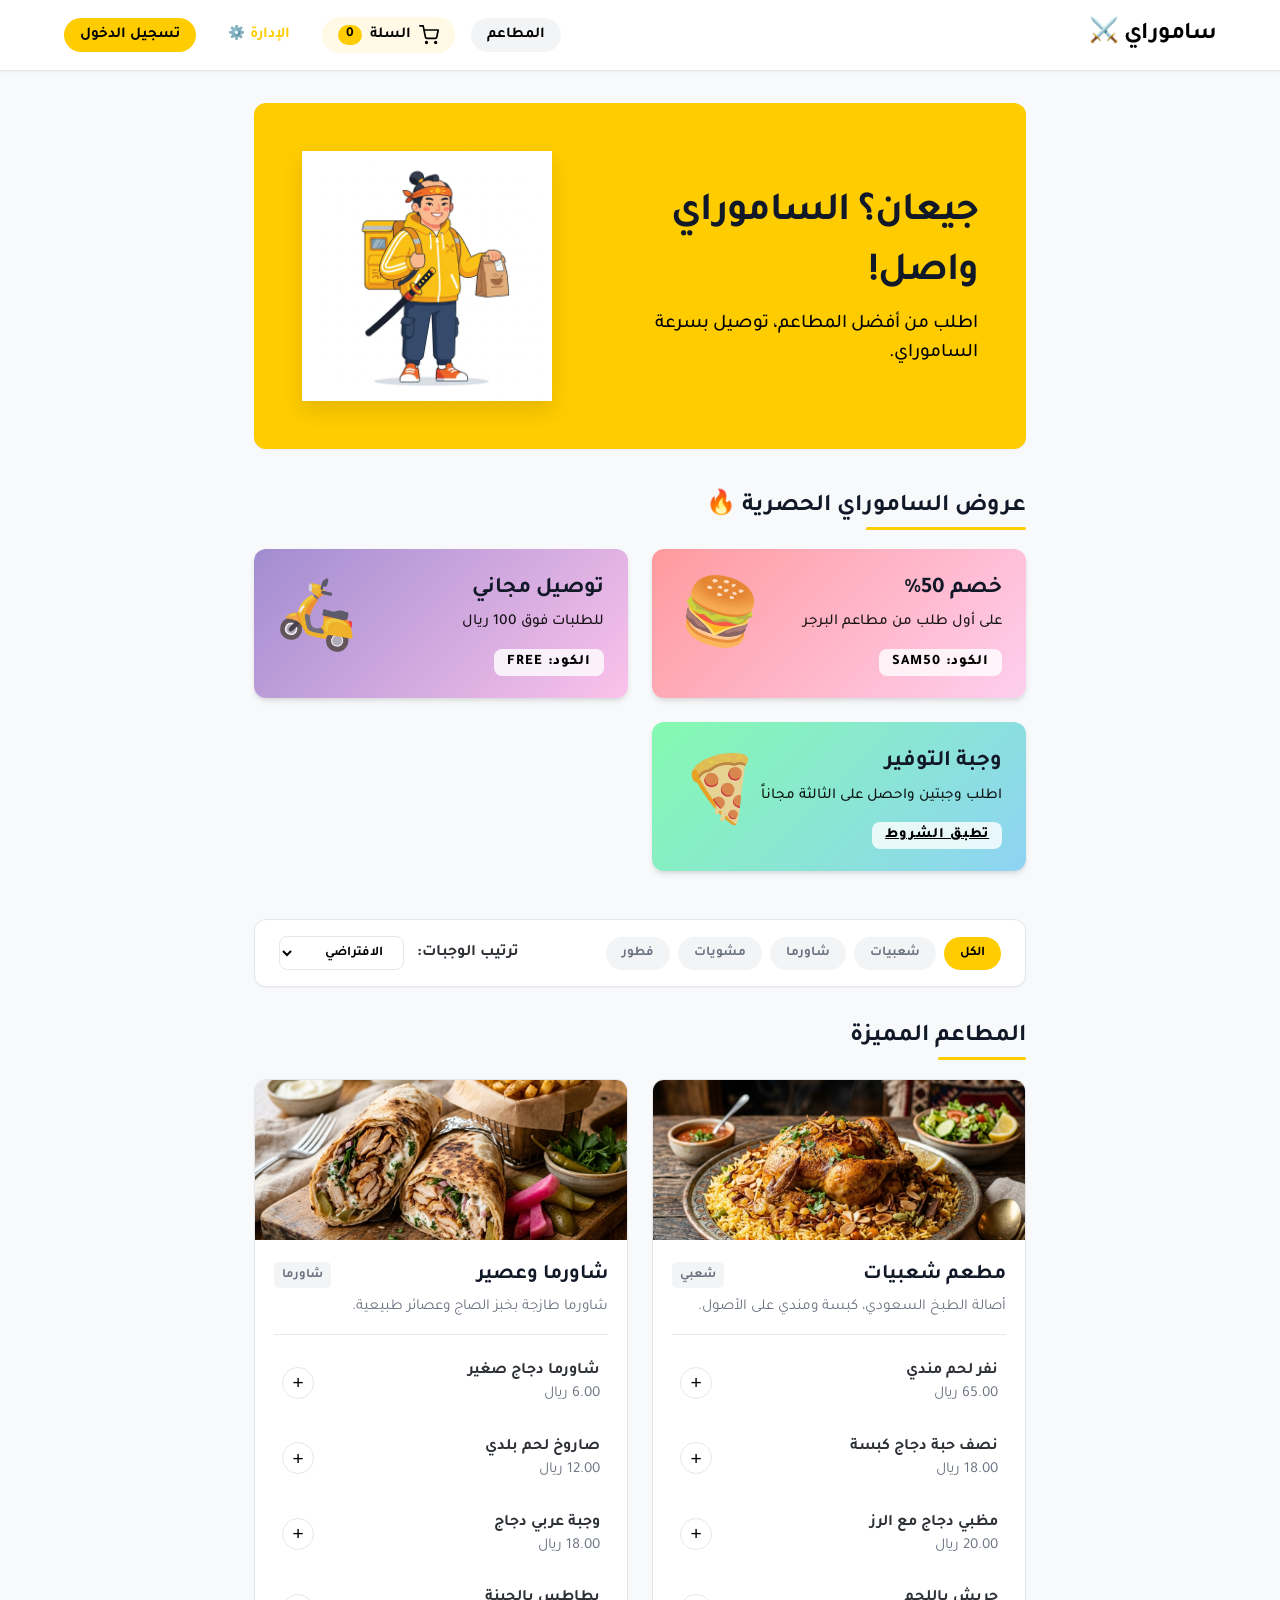
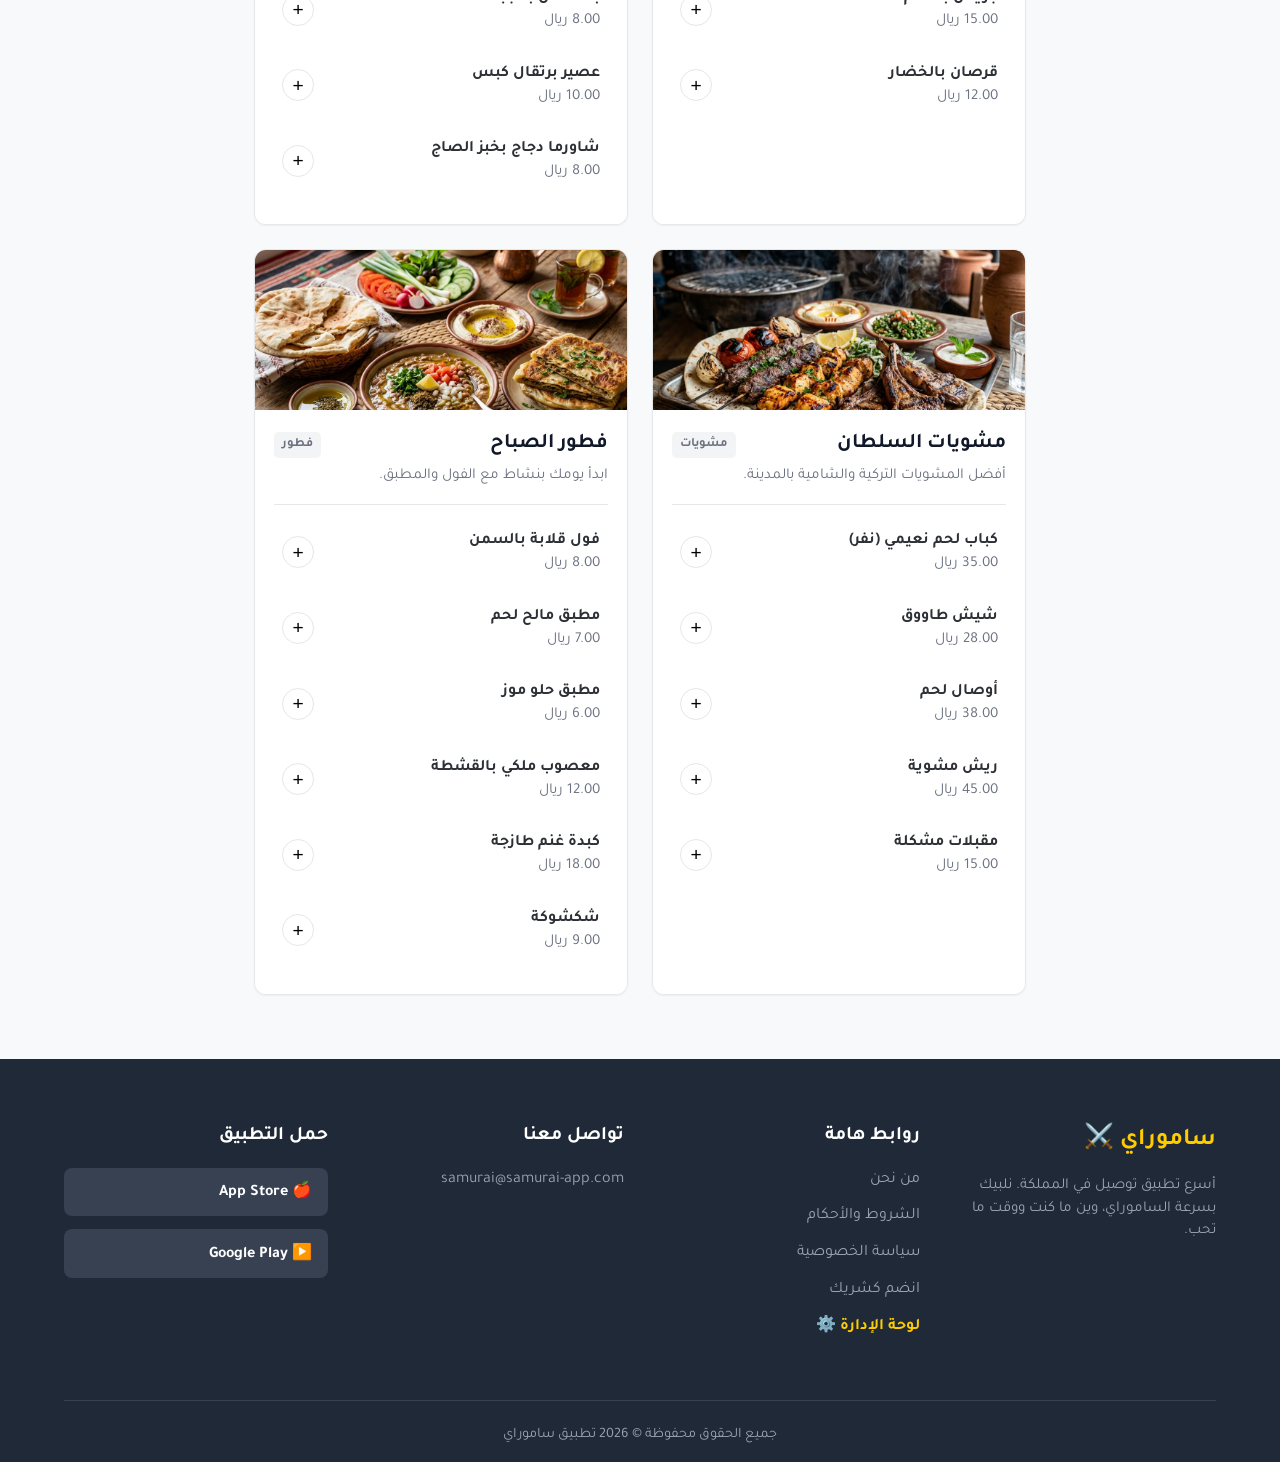
<file: index.html>
<!DOCTYPE html>
<html lang="ar" dir="rtl">
<head>
    <meta charset="UTF-8">
    <meta name="viewport" content="width=device-width, initial-scale=1.0">
    <title>ساموراي - أسرع توصيل</title>
    <link rel="stylesheet" href="style.css">
    <link href="https://fonts.googleapis.com/css2?family=Tajawal:wght@400;500;700;800&display=swap" rel="stylesheet">
</head>
<body>
    <header class="main-header fade-in">
        <div class="container header-container">
            <div class="logo">
                <a href="index.html" style="text-decoration: none; color: inherit;">
                    <h1>ساموراي <span class="icon">⚔️</span></h1>
                </a>
            </div>
            <nav class="main-nav">
                <button id="nav-menu" class="nav-btn active">المطاعم</button>
                <button id="nav-profile" class="nav-btn hidden">حسابي</button>
                <button id="nav-cart" class="nav-btn cart-btn">
                    <svg xmlns="http://www.w3.org/2000/svg" width="20" height="20" viewBox="0 0 24 24" fill="none" stroke="currentColor" stroke-width="2" stroke-linecap="round" stroke-linejoin="round"><circle cx="9" cy="21" r="1"></circle><circle cx="20" cy="21" r="1"></circle><path d="M1 1h4l2.68 13.39a2 2 0 0 0 2 1.61h9.72a2 2 0 0 0 2-1.61L23 6H6"></path></svg>
                    السلة <span id="cart-count" class="badge">0</span>
                </button>
                <a href="admin.html" id="nav-admin" class="nav-btn" style="text-decoration: none; display: flex; align-items: center; gap: 5px; color: var(--primary-color);">
                    الإدارة <span style="font-size: 0.9em;">⚙️</span>
                </a>
                <button id="nav-login" class="nav-btn primary pulse">تسجيل الدخول</button>
                <button id="nav-logout" class="nav-btn hidden">تسجيل الخروج</button>
            </nav>
        </div>
    </header>

    <main class="main-content container fade-in-up">
        <!-- Restaurants Section -->
        <section id="section-menu" class="view-section active">
            <div class="hero">
                <div class="hero-content">
                    <h2>جيعان؟ الساموراي واصل!</h2>
                    <p>اطلب من أفضل المطاعم، توصيل بسرعة الساموراي.</p>
                </div>
                <div class="hero-mascot-container">
                    <img src="mascot.png" alt="ساموراي التوصيل" class="hero-mascot floating">
                </div>
            </div>

            <!-- Promotions Section -->
            <div class="promotions-section">
                <h3 class="section-title">عروض الساموراي الحصرية 🔥</h3>
                <div class="promo-grid">
                    <div class="promo-card" style="background: linear-gradient(135deg, #FF9A9E 0%, #FECFEF 100%);">
                        <div class="promo-content">
                            <h4>خصم 50%</h4>
                            <p>على أول طلب من مطاعم البرجر</p>
                            <span class="promo-code" onclick="copyPromoCode(this, 'SAM50')" style="cursor: pointer;" title="اضغط للنسخ">الكود: SAM50</span>
                        </div>
                        <div class="promo-icon">🍔</div>
                    </div>
                    <div class="promo-card" style="background: linear-gradient(135deg, #a18cd1 0%, #fbc2eb 100%);">
                        <div class="promo-content">
                            <h4>توصيل مجاني</h4>
                            <p>للطلبات فوق 100 ريال</p>
                            <span class="promo-code" onclick="copyPromoCode(this, 'FREE')" style="cursor: pointer;" title="اضغط للنسخ">الكود: FREE</span>
                        </div>
                        <div class="promo-icon">🛵</div>
                    </div>
                    <div class="promo-card" style="background: linear-gradient(135deg, #84fab0 0%, #8fd3f4 100%);">
                        <div class="promo-content">
                            <h4>وجبة التوفير</h4>
                            <p>اطلب وجبتين واحصل على الثالثة مجاناً</p>
                            <span class="promo-code"><a href="terms.html" style="color: inherit; text-decoration: underline;">تطبق الشروط</a></span>
                        </div>
                        <div class="promo-icon">🍕</div>
                    </div>
                </div>
            </div>

            <!-- Controls: Filter & Sort -->
            <div class="controls-bar">
                <div class="filter-group">
                    <button class="filter-btn active" data-category="all">الكل</button>
                    <button class="filter-btn" data-category="شعبي">شعبيات</button>
                    <button class="filter-btn" data-category="شاورما">شاورما</button>
                    <button class="filter-btn" data-category="مشويات">مشويات</button>
                    <button class="filter-btn" data-category="فطور">فطور</button>
                </div>
                <div class="sort-group">
                    <label for="sort-select">ترتيب الوجبات:</label>
                    <select id="sort-select" class="sort-select">
                        <option value="default">الافتراضي</option>
                        <option value="price-asc">الأقل سعراً</option>
                        <option value="price-desc">الأعلى سعراً</option>
                    </select>
                </div>
            </div>

            <h3 class="section-title">المطاعم المميزة</h3>
            <div id="restaurant-grid" class="grid-container">
                <!-- Restaurants populated here via JS -->
            </div>
        </section>

        <!-- Profile Section -->
        <section id="section-profile" class="view-section hidden">
            <h2 class="section-title">حسابي الشخصي</h2>
            <div class="profile-card card">
                <div class="profile-info">
                    <div class="avatar spinning-hover">
                        <svg xmlns="http://www.w3.org/2000/svg" width="32" height="32" viewBox="0 0 24 24" fill="none" stroke="currentColor" stroke-width="2" stroke-linecap="round" stroke-linejoin="round"><path d="M20 21v-2a4 4 0 0 0-4-4H8a4 4 0 0 0-4 4v2"></path><circle cx="12" cy="7" r="4"></circle></svg>
                    </div>
                    <div>
                        <p class="profile-name" id="profile-name">الاسم</p>
                        <p class="profile-email" id="profile-email">email@example.com</p>
                    </div>
                </div>
            </div>
            <h3 class="subsection-title">سجل الطلبات</h3>
            <div id="order-history" class="history-list">
                <!-- Orders populated here -->
            </div>
        </section>
    </main>

    <!-- Footer -->
    <footer class="main-footer">
        <div class="container footer-container">
            <div class="footer-grid">
                <div class="footer-col">
                    <h3 class="footer-title">ساموراي ⚔️</h3>
                    <p class="footer-desc">أسرع تطبيق توصيل في المملكة. نلبيك بسرعة الساموراي، وين ما كنت ووقت ما تحب.</p>
                </div>
                <div class="footer-col">
                    <h4 class="footer-subtitle">روابط هامة</h4>
                    <ul class="footer-links">
                        <li><a href="about.html">من نحن</a></li>
                        <li><a href="terms.html">الشروط والأحكام</a></li>
                        <li><a href="privacy.html">سياسة الخصوصية</a></li>
                        <li><a href="partner.html">انضم كشريك</a></li>
                        <li><a href="admin.html" style="color: var(--primary-color); font-weight: bold;">لوحة الإدارة ⚙️</a></li>
                    </ul>
                </div>
                <div class="footer-col">
                    <h4 class="footer-subtitle">تواصل معنا</h4>
                    <ul class="footer-links">
                        <li><a href="mailto:samurai@samurai-app.com">samurai@samurai-app.com</a></li>
                    </ul>
                </div>
                <div class="footer-col">
                    <h4 class="footer-subtitle">حمل التطبيق</h4>
                    <div class="app-buttons">
                        <button class="app-btn" onclick="window.open('https://apple.com/app-store', '_blank')">🍎 App Store</button>
                        <button class="app-btn" onclick="window.open('https://play.google.com', '_blank')">▶️ Google Play</button>
                    </div>
                </div>
            </div>
            <div class="footer-bottom">
                <p>جميع الحقوق محفوظة © 2026 تطبيق ساموراي</p>
            </div>
        </div>
    </footer>

    <!-- Auth Modal -->
    <div id="auth-modal" class="modal hidden">
        <div class="modal-content card bounce-in">
            <span class="close-btn" id="close-auth">&times;</span>
            <div class="auth-tabs">
                <button id="tab-login" class="auth-tab active">تسجيل الدخول</button>
                <button id="tab-signup" class="auth-tab">حساب جديد</button>
            </div>
            
            <form id="auth-form" class="standard-form">
                <div id="name-group" class="form-group hidden">
                    <label for="auth-name">الاسم الكامل</label>
                    <input type="text" id="auth-name" placeholder="الساموراي الأخير">
                </div>
                <div class="form-group">
                    <label for="auth-email">البريد الإلكتروني</label>
                    <input type="email" id="auth-email" required placeholder="name@example.com">
                </div>
                <div class="form-group">
                    <label for="auth-password">كلمة المرور</label>
                    <input type="password" id="auth-password" required placeholder="••••••••">
                </div>
                <div id="auth-error" class="error-text"></div>
                <button type="submit" id="auth-submit" class="btn primary full-width pulse-on-hover">دخول</button>
            </form>
        </div>
    </div>

    <!-- Cart Modal -->
    <div id="cart-modal" class="modal hidden">
        <div class="modal-content card bounce-in">
            <span class="close-btn" id="close-cart">&times;</span>
            <h2 class="modal-title">سيفك.. أقصد سلتك!</h2>
            <div id="cart-items" class="cart-list">
                <!-- Cart items populated here -->
            </div>
            <div class="cart-footer">
                <div class="cart-total">المجموع: <span id="cart-total-price" dir="ltr">0.00</span> ريال</div>
                <button id="btn-checkout" class="btn primary full-width pulse-on-hover">إتمام الطلب</button>
            </div>
        </div>
    </div>

    <!-- Checkout Modal -->
    <div id="checkout-modal" class="modal hidden">
        <div class="modal-content card bounce-in">
            <span class="close-btn" id="close-checkout">&times;</span>
            <h2 class="modal-title">إتمام الطلب</h2>
            <form id="checkout-form" class="standard-form">
                <div class="form-group">
                    <label for="checkout-address">عنوان التوصيل</label>
                    <input type="text" id="checkout-address" required placeholder="الرياض, شارع العليا">
                </div>
                <div class="form-group">
                    <label for="checkout-payment">طريقة الدفع</label>
                    <select id="checkout-payment" required>
                        <option value="credit">البطاقة الائتمانية / مدى</option>
                        <option value="cash">الدفع عند الاستلام</option>
                    </select>
                </div>
                <div class="form-group">
                    <label for="checkout-promo">كود الخصم (اختياري)</label>
                    <div style="display: flex; gap: 10px;">
                        <input type="text" id="checkout-promo" placeholder="مثال: SAM50" style="flex: 1;">
                        <button type="button" id="btn-apply-promo" class="btn" style="background: var(--secondary-color); color: white; padding: 0.5rem 1rem;">تطبيق</button>
                    </div>
                    <div id="promo-message" style="margin-top: 5px; font-size: 0.9rem;"></div>
                </div>
                <div class="checkout-summary" style="background: #f9f9f9; padding: 10px; border-radius: 8px; margin-bottom: 15px;">
                    <div style="display: flex; justify-content: space-between; margin-bottom: 5px;">
                        <span>المجموع:</span>
                        <span><span id="checkout-subtotal">0.00</span> ريال</span>
                    </div>
                    <div style="display: flex; justify-content: space-between; margin-bottom: 5px; color: #10b981;">
                        <span>الخصم:</span>
                        <span>- <span id="checkout-discount">0.00</span> ريال</span>
                    </div>
                    <div style="display: flex; justify-content: space-between; font-weight: bold; border-top: 1px solid #ddd; padding-top: 5px;">
                        <span>الإجمالي:</span>
                        <span><span id="checkout-final-total">0.00</span> ريال</span>
                    </div>
                </div>
                <div id="checkout-error" class="error-text"></div>
                <button type="submit" class="btn primary full-width confirm pulse-on-hover">تأكيد الطلب</button>
            </form>
        </div>
    </div>

    <script type="module" src="script.js"></script>
</body>
</html>
</file>
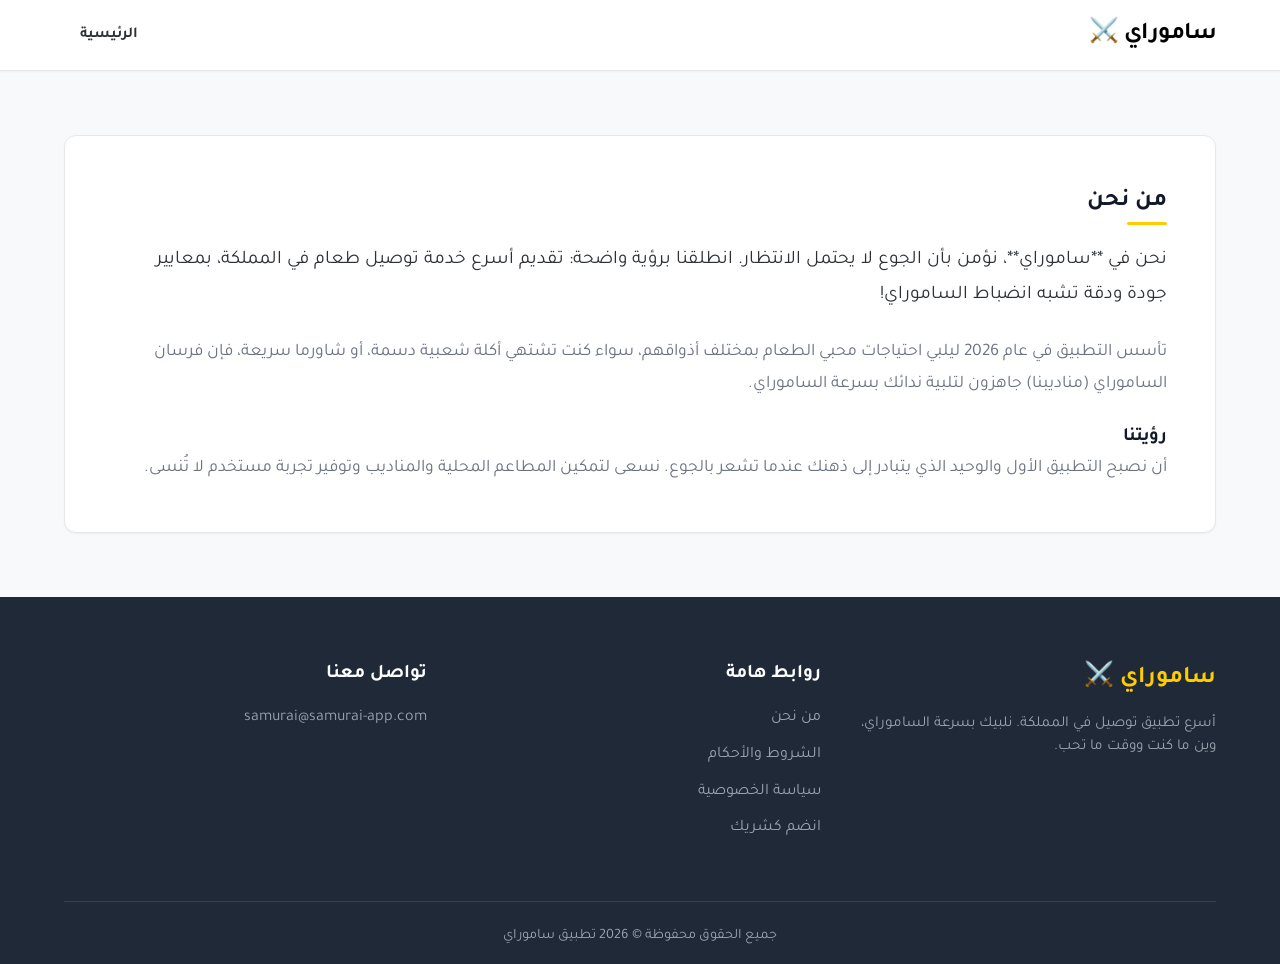
<file: about.html>
<!DOCTYPE html>
<html lang="ar" dir="rtl">
<head>
    <meta charset="UTF-8">
    <meta name="viewport" content="width=device-width, initial-scale=1.0">
    <title>من نحن - ساموراي</title>
    <link rel="stylesheet" href="style.css">
    <link href="https://fonts.googleapis.com/css2?family=Tajawal:wght@400;500;700;800&display=swap" rel="stylesheet">
</head>
<body>
    <header class="main-header fade-in">
        <div class="container header-container">
            <div class="logo">
                <a href="index.html" style="text-decoration: none; color: inherit;">
                    <h1>ساموراي <span class="icon">⚔️</span></h1>
                </a>
            </div>
            <nav class="main-nav">
                <a href="index.html" style="text-decoration: none;">
                    <button class="nav-btn">الرئيسية</button>
                </a>
            </nav>
        </div>
    </header>

    <main class="main-content container fade-in-up">
        <div class="card" style="padding: 3rem; margin-top: 2rem;">
            <h2 class="section-title">من نحن</h2>
            <p style="font-size: 1.2rem; line-height: 1.8; margin-bottom: 1.5rem;">
                نحن في **ساموراي**، نؤمن بأن الجوع لا يحتمل الانتظار. انطلقنا برؤية واضحة: تقديم أسرع خدمة توصيل طعام في المملكة، بمعايير جودة ودقة تشبه انضباط الساموراي!
            </p>
            <p style="font-size: 1.1rem; line-height: 1.8; color: var(--text-muted); margin-bottom: 1.5rem;">
                تأسس التطبيق في عام 2026 ليلبي احتياجات محبي الطعام بمختلف أذواقهم، سواء كنت تشتهي أكلة شعبية دسمة، أو شاورما سريعة، فإن فرسان الساموراي (مناديبنا) جاهزون لتلبية ندائك بسرعة الساموراي.
            </p>
            <h3>رؤيتنا</h3>
            <p style="font-size: 1.1rem; line-height: 1.8; color: var(--text-muted);">
                أن نصبح التطبيق الأول والوحيد الذي يتبادر إلى ذهنك عندما تشعر بالجوع. نسعى لتمكين المطاعم المحلية والمناديب وتوفير تجربة مستخدم لا تُنسى.
            </p>
        </div>
    </main>

    <!-- Footer -->
    <footer class="main-footer">
        <div class="container footer-container">
            <div class="footer-grid">
                <div class="footer-col">
                    <h3 class="footer-title">ساموراي ⚔️</h3>
                    <p class="footer-desc">أسرع تطبيق توصيل في المملكة. نلبيك بسرعة الساموراي، وين ما كنت ووقت ما تحب.</p>
                </div>
                <div class="footer-col">
                    <h4 class="footer-subtitle">روابط هامة</h4>
                    <ul class="footer-links">
                        <li><a href="about.html">من نحن</a></li>
                        <li><a href="terms.html">الشروط والأحكام</a></li>
                        <li><a href="privacy.html">سياسة الخصوصية</a></li>
                        <li><a href="partner.html">انضم كشريك</a></li>
                    </ul>
                </div>
                <div class="footer-col">
                    <h4 class="footer-subtitle">تواصل معنا</h4>
                    <ul class="footer-links">
                        <li><a href="mailto:samurai@samurai-app.com">samurai@samurai-app.com</a></li>
                    </ul>
                </div>
            </div>
            <div class="footer-bottom">
                <p>جميع الحقوق محفوظة © 2026 تطبيق ساموراي</p>
            </div>
        </div>
    </footer>
</body>
</html>
</file>
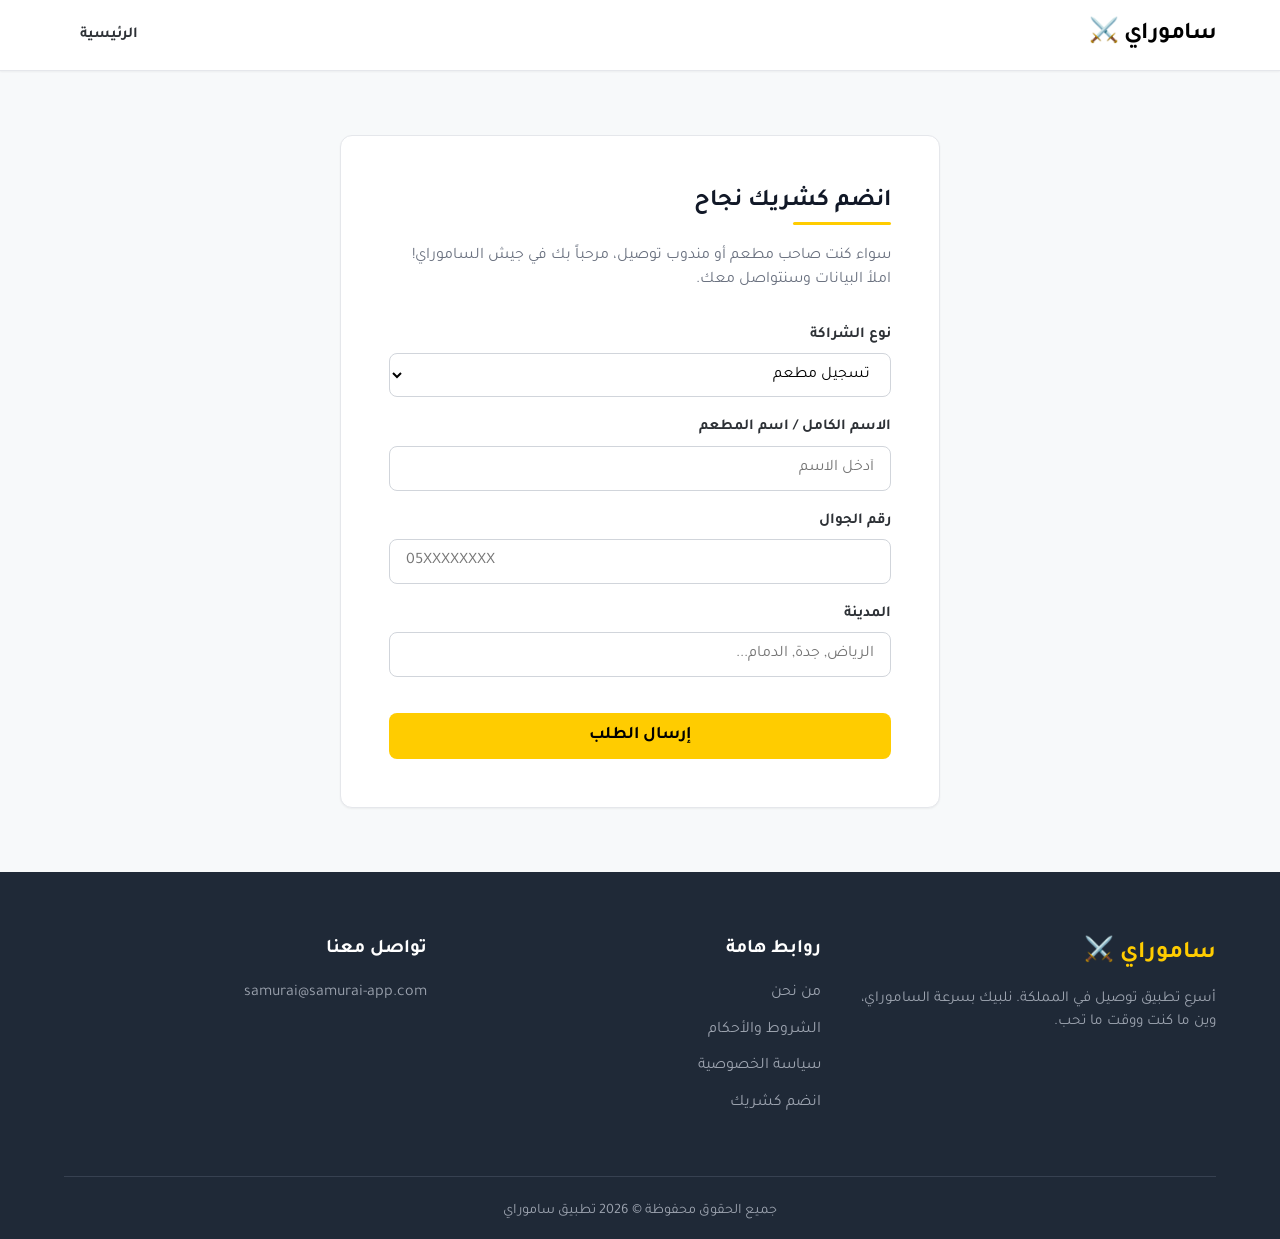
<file: partner.html>
<!DOCTYPE html>
<html lang="ar" dir="rtl">
<head>
    <meta charset="UTF-8">
    <meta name="viewport" content="width=device-width, initial-scale=1.0">
    <title>انضم كشريك - ساموراي</title>
    <link rel="stylesheet" href="style.css">
    <link href="https://fonts.googleapis.com/css2?family=Tajawal:wght@400;500;700;800&display=swap" rel="stylesheet">
</head>
<body>
    <header class="main-header fade-in">
        <div class="container header-container">
            <div class="logo">
                <a href="index.html" style="text-decoration: none; color: inherit;">
                    <h1>ساموراي <span class="icon">⚔️</span></h1>
                </a>
            </div>
            <nav class="main-nav">
                <a href="index.html" style="text-decoration: none;">
                    <button class="nav-btn">الرئيسية</button>
                </a>
            </nav>
        </div>
    </header>

    <main class="main-content container fade-in-up">
        <div class="card" style="padding: 3rem; margin-top: 2rem; max-width: 600px; margin-left: auto; margin-right: auto;">
            <h2 class="section-title">انضم كشريك نجاح</h2>
            <p style="color: var(--text-muted); margin-bottom: 2rem;">سواء كنت صاحب مطعم أو مندوب توصيل، مرحباً بك في جيش الساموراي! املأ البيانات وسنتواصل معك.</p>
            
            <form class="standard-form" onsubmit="event.preventDefault(); alert('تم إرسال طلبك بنجاح! سنتواصل معك قريباً.'); this.reset();">
                <div class="form-group">
                    <label>نوع الشراكة</label>
                    <select required>
                        <option value="restaurant">تسجيل مطعم</option>
                        <option value="driver">تسجيل كمندوب (ساموراي)</option>
                    </select>
                </div>
                <div class="form-group">
                    <label>الاسم الكامل / اسم المطعم</label>
                    <input type="text" required placeholder="أدخل الاسم">
                </div>
                <div class="form-group">
                    <label>رقم الجوال</label>
                    <input type="tel" required placeholder="05XXXXXXXX">
                </div>
                <div class="form-group">
                    <label>المدينة</label>
                    <input type="text" required placeholder="الرياض, جدة, الدمام...">
                </div>
                <button type="submit" class="btn primary full-width pulse-on-hover" style="margin-top: 1rem;">إرسال الطلب</button>
            </form>
        </div>
    </main>

    <!-- Footer -->
    <footer class="main-footer">
        <div class="container footer-container">
            <div class="footer-grid">
                <div class="footer-col">
                    <h3 class="footer-title">ساموراي ⚔️</h3>
                    <p class="footer-desc">أسرع تطبيق توصيل في المملكة. نلبيك بسرعة الساموراي، وين ما كنت ووقت ما تحب.</p>
                </div>
                <div class="footer-col">
                    <h4 class="footer-subtitle">روابط هامة</h4>
                    <ul class="footer-links">
                        <li><a href="about.html">من نحن</a></li>
                        <li><a href="terms.html">الشروط والأحكام</a></li>
                        <li><a href="privacy.html">سياسة الخصوصية</a></li>
                        <li><a href="partner.html">انضم كشريك</a></li>
                    </ul>
                </div>
                <div class="footer-col">
                    <h4 class="footer-subtitle">تواصل معنا</h4>
                    <ul class="footer-links">
                        <li><a href="mailto:samurai@samurai-app.com">samurai@samurai-app.com</a></li>
                    </ul>
                </div>
            </div>
            <div class="footer-bottom">
                <p>جميع الحقوق محفوظة © 2026 تطبيق ساموراي</p>
            </div>
        </div>
    </footer>
</body>
</html>
</file>
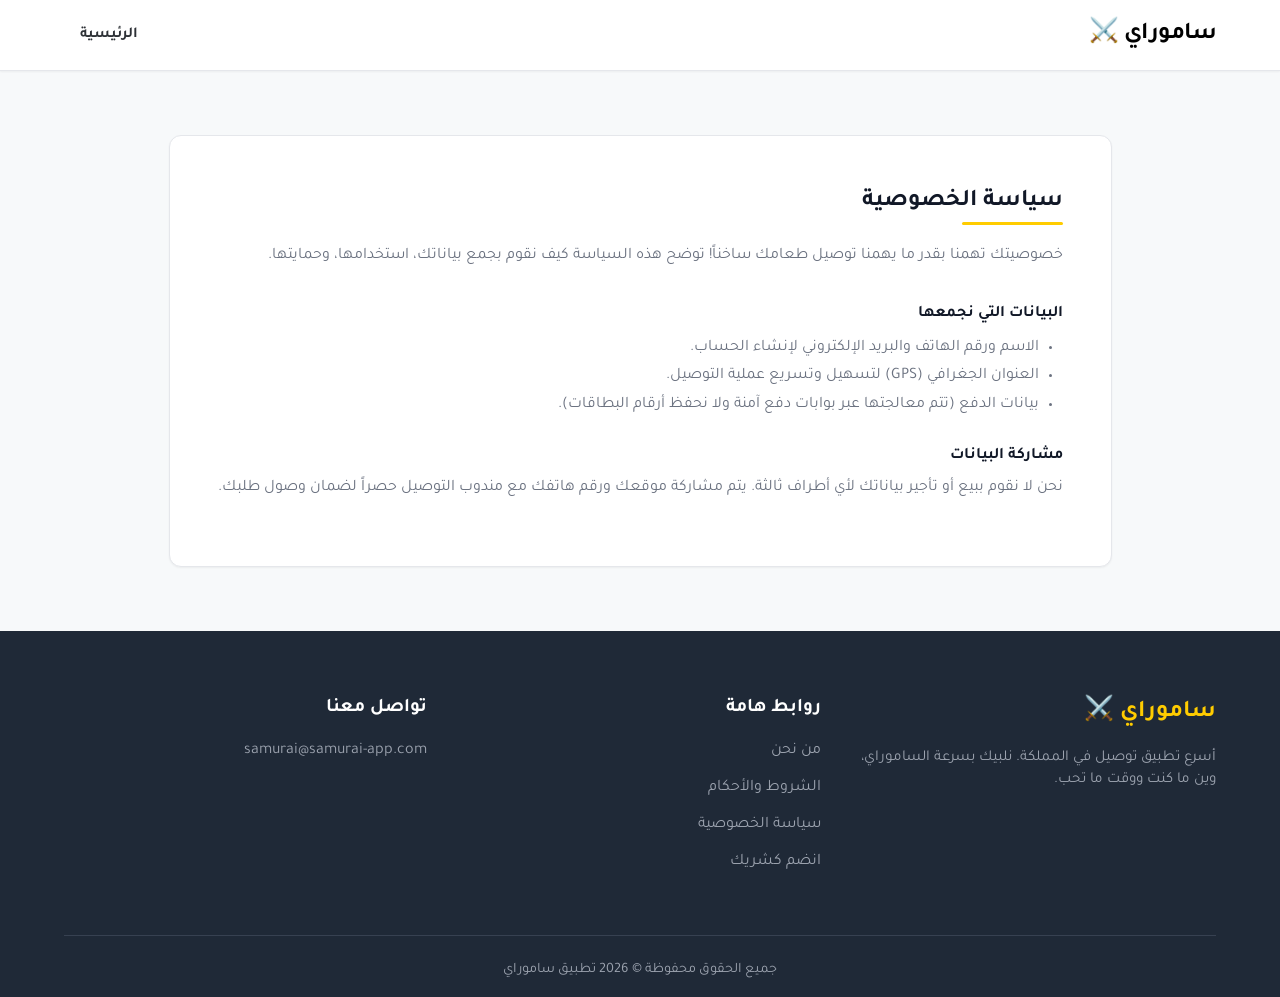
<file: privacy.html>
<!DOCTYPE html>
<html lang="ar" dir="rtl">
<head>
    <meta charset="UTF-8">
    <meta name="viewport" content="width=device-width, initial-scale=1.0">
    <title>سياسة الخصوصية - ساموراي</title>
    <link rel="stylesheet" href="style.css">
    <link href="https://fonts.googleapis.com/css2?family=Tajawal:wght@400;500;700;800&display=swap" rel="stylesheet">
</head>
<body>
    <header class="main-header fade-in">
        <div class="container header-container">
            <div class="logo">
                <a href="index.html" style="text-decoration: none; color: inherit;">
                    <h1>ساموراي <span class="icon">⚔️</span></h1>
                </a>
            </div>
            <nav class="main-nav">
                <a href="index.html" style="text-decoration: none;">
                    <button class="nav-btn">الرئيسية</button>
                </a>
            </nav>
        </div>
    </header>

    <main class="main-content container fade-in-up">
        <div class="card" style="padding: 3rem; margin-top: 2rem;">
            <h2 class="section-title">سياسة الخصوصية</h2>
            
            <p style="color: var(--text-muted); line-height: 1.6; margin-bottom: 2rem;">
                خصوصيتك تهمنا بقدر ما يهمنا توصيل طعامك ساخناً! توضح هذه السياسة كيف نقوم بجمع بياناتك، استخدامها، وحمايتها.
            </p>

            <h4 style="margin-bottom: 0.5rem;">البيانات التي نجمعها</h4>
            <ul style="color: var(--text-muted); line-height: 1.8; margin-right: 1.5rem; margin-bottom: 1.5rem;">
                <li>الاسم ورقم الهاتف والبريد الإلكتروني لإنشاء الحساب.</li>
                <li>العنوان الجغرافي (GPS) لتسهيل وتسريع عملية التوصيل.</li>
                <li>بيانات الدفع (تتم معالجتها عبر بوابات دفع آمنة ولا نحفظ أرقام البطاقات).</li>
            </ul>

            <h4 style="margin-bottom: 0.5rem;">مشاركة البيانات</h4>
            <p style="color: var(--text-muted); line-height: 1.6; margin-bottom: 1rem;">
                نحن لا نقوم ببيع أو تأجير بياناتك لأي أطراف ثالثة. يتم مشاركة موقعك ورقم هاتفك مع مندوب التوصيل حصراً لضمان وصول طلبك.
            </p>
        </div>
    </main>

    <!-- Footer -->
    <footer class="main-footer">
        <div class="container footer-container">
            <div class="footer-grid">
                <div class="footer-col">
                    <h3 class="footer-title">ساموراي ⚔️</h3>
                    <p class="footer-desc">أسرع تطبيق توصيل في المملكة. نلبيك بسرعة الساموراي، وين ما كنت ووقت ما تحب.</p>
                </div>
                <div class="footer-col">
                    <h4 class="footer-subtitle">روابط هامة</h4>
                    <ul class="footer-links">
                        <li><a href="about.html">من نحن</a></li>
                        <li><a href="terms.html">الشروط والأحكام</a></li>
                        <li><a href="privacy.html">سياسة الخصوصية</a></li>
                        <li><a href="partner.html">انضم كشريك</a></li>
                    </ul>
                </div>
                <div class="footer-col">
                    <h4 class="footer-subtitle">تواصل معنا</h4>
                    <ul class="footer-links">
                        <li><a href="mailto:samurai@samurai-app.com">samurai@samurai-app.com</a></li>
                    </ul>
                </div>
            </div>
            <div class="footer-bottom">
                <p>جميع الحقوق محفوظة © 2026 تطبيق ساموراي</p>
            </div>
        </div>
    </footer>
</body>
</html>
</file>
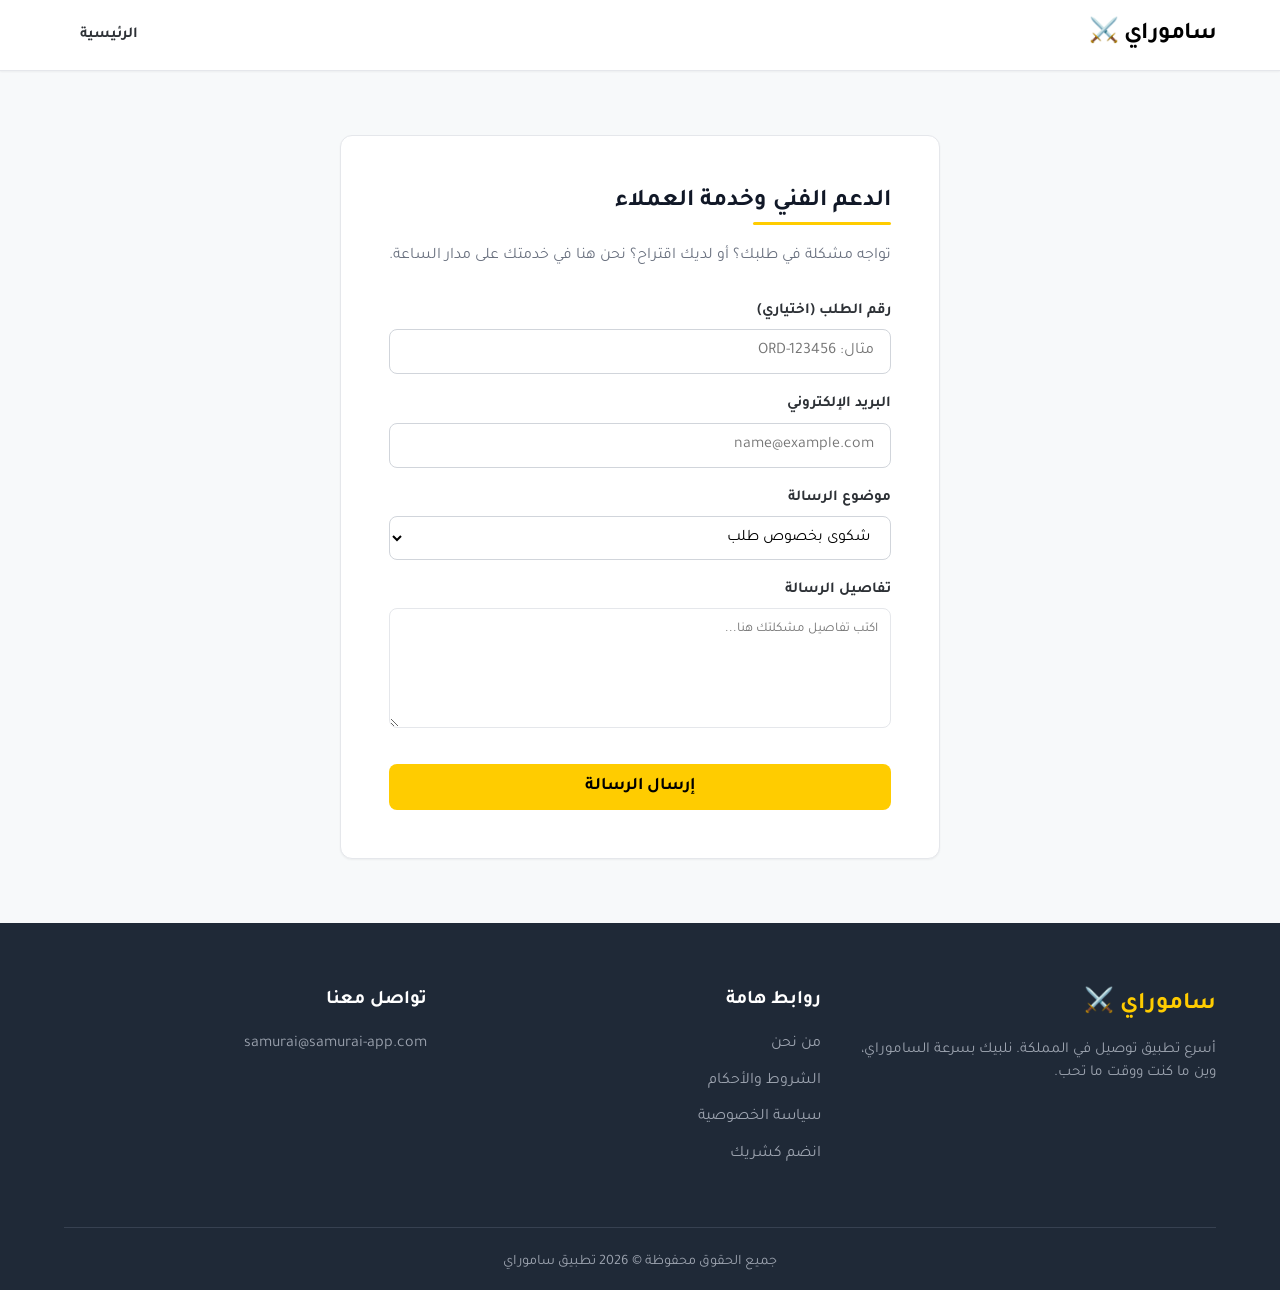
<file: support.html>
<!DOCTYPE html>
<html lang="ar" dir="rtl">
<head>
    <meta charset="UTF-8">
    <meta name="viewport" content="width=device-width, initial-scale=1.0">
    <title>الدعم الفني - ساموراي</title>
    <link rel="stylesheet" href="style.css">
    <link href="https://fonts.googleapis.com/css2?family=Tajawal:wght@400;500;700;800&display=swap" rel="stylesheet">
</head>
<body>
    <header class="main-header fade-in">
        <div class="container header-container">
            <div class="logo">
                <a href="index.html" style="text-decoration: none; color: inherit;">
                    <h1>ساموراي <span class="icon">⚔️</span></h1>
                </a>
            </div>
            <nav class="main-nav">
                <a href="index.html" style="text-decoration: none;">
                    <button class="nav-btn">الرئيسية</button>
                </a>
            </nav>
        </div>
    </header>

    <main class="main-content container fade-in-up">
        <div class="card" style="padding: 3rem; margin-top: 2rem; max-width: 600px; margin-left: auto; margin-right: auto;">
            <h2 class="section-title">الدعم الفني وخدمة العملاء</h2>
            <p style="color: var(--text-muted); margin-bottom: 2rem;">تواجه مشكلة في طلبك؟ أو لديك اقتراح؟ نحن هنا في خدمتك على مدار الساعة.</p>
            
            <form class="standard-form" onsubmit="event.preventDefault(); alert('تم إرسال رسالتك! سيقوم فريق الدعم بالتواصل معك قريباً.'); this.reset();">
                <div class="form-group">
                    <label>رقم الطلب (اختياري)</label>
                    <input type="text" placeholder="مثال: ORD-123456">
                </div>
                <div class="form-group">
                    <label>البريد الإلكتروني</label>
                    <input type="email" required placeholder="name@example.com">
                </div>
                <div class="form-group">
                    <label>موضوع الرسالة</label>
                    <select required>
                        <option value="complaint">شكوى بخصوص طلب</option>
                        <option value="suggestion">اقتراح لتطوير التطبيق</option>
                        <option value="other">استفسار عام</option>
                    </select>
                </div>
                <div class="form-group">
                    <label>تفاصيل الرسالة</label>
                    <textarea required placeholder="اكتب تفاصيل مشكلتك هنا..." style="height: 120px; font-family: inherit; padding: 0.75rem; border: 1px solid var(--border-color); border-radius: var(--radius-md); resize: vertical;"></textarea>
                </div>
                <button type="submit" class="btn primary full-width pulse-on-hover" style="margin-top: 1rem;">إرسال الرسالة</button>
            </form>
        </div>
    </main>

    <!-- Footer -->
    <footer class="main-footer">
        <div class="container footer-container">
            <div class="footer-grid">
                <div class="footer-col">
                    <h3 class="footer-title">ساموراي ⚔️</h3>
                    <p class="footer-desc">أسرع تطبيق توصيل في المملكة. نلبيك بسرعة الساموراي، وين ما كنت ووقت ما تحب.</p>
                </div>
                <div class="footer-col">
                    <h4 class="footer-subtitle">روابط هامة</h4>
                    <ul class="footer-links">
                        <li><a href="about.html">من نحن</a></li>
                        <li><a href="terms.html">الشروط والأحكام</a></li>
                        <li><a href="privacy.html">سياسة الخصوصية</a></li>
                        <li><a href="partner.html">انضم كشريك</a></li>
                    </ul>
                </div>
                <div class="footer-col">
                    <h4 class="footer-subtitle">تواصل معنا</h4>
                    <ul class="footer-links">
                        <li><a href="mailto:samurai@samurai-app.com">samurai@samurai-app.com</a></li>
                    </ul>
                </div>
            </div>
            <div class="footer-bottom">
                <p>جميع الحقوق محفوظة © 2026 تطبيق ساموراي</p>
            </div>
        </div>
    </footer>
</body>
</html>
</file>
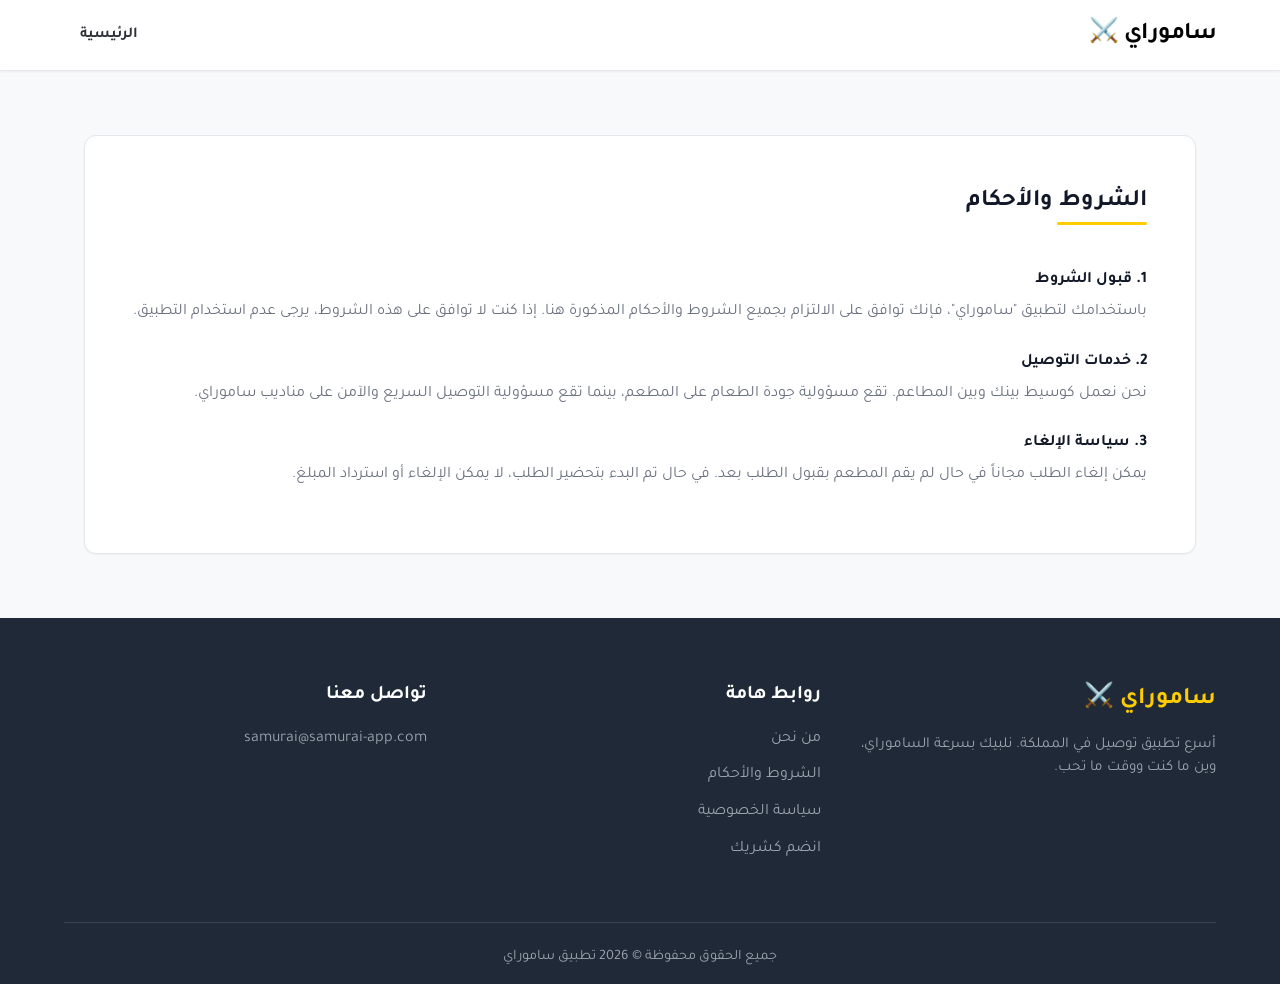
<file: terms.html>
<!DOCTYPE html>
<html lang="ar" dir="rtl">
<head>
    <meta charset="UTF-8">
    <meta name="viewport" content="width=device-width, initial-scale=1.0">
    <title>الشروط والأحكام - ساموراي</title>
    <link rel="stylesheet" href="style.css">
    <link href="https://fonts.googleapis.com/css2?family=Tajawal:wght@400;500;700;800&display=swap" rel="stylesheet">
</head>
<body>
    <header class="main-header fade-in">
        <div class="container header-container">
            <div class="logo">
                <a href="index.html" style="text-decoration: none; color: inherit;">
                    <h1>ساموراي <span class="icon">⚔️</span></h1>
                </a>
            </div>
            <nav class="main-nav">
                <a href="index.html" style="text-decoration: none;">
                    <button class="nav-btn">الرئيسية</button>
                </a>
            </nav>
        </div>
    </header>

    <main class="main-content container fade-in-up">
        <div class="card" style="padding: 3rem; margin-top: 2rem;">
            <h2 class="section-title">الشروط والأحكام</h2>
            
            <h4 style="margin-top: 1.5rem; margin-bottom: 0.5rem;">1. قبول الشروط</h4>
            <p style="color: var(--text-muted); line-height: 1.6; margin-bottom: 1rem;">
                باستخدامك لتطبيق "ساموراي"، فإنك توافق على الالتزام بجميع الشروط والأحكام المذكورة هنا. إذا كنت لا توافق على هذه الشروط، يرجى عدم استخدام التطبيق.
            </p>

            <h4 style="margin-top: 1.5rem; margin-bottom: 0.5rem;">2. خدمات التوصيل</h4>
            <p style="color: var(--text-muted); line-height: 1.6; margin-bottom: 1rem;">
                نحن نعمل كوسيط بينك وبين المطاعم. تقع مسؤولية جودة الطعام على المطعم، بينما تقع مسؤولية التوصيل السريع والآمن على مناديب ساموراي.
            </p>

            <h4 style="margin-top: 1.5rem; margin-bottom: 0.5rem;">3. سياسة الإلغاء</h4>
            <p style="color: var(--text-muted); line-height: 1.6; margin-bottom: 1rem;">
                يمكن إلغاء الطلب مجاناً في حال لم يقم المطعم بقبول الطلب بعد. في حال تم البدء بتحضير الطلب، لا يمكن الإلغاء أو استرداد المبلغ.
            </p>
        </div>
    </main>

    <!-- Footer -->
    <footer class="main-footer">
        <div class="container footer-container">
            <div class="footer-grid">
                <div class="footer-col">
                    <h3 class="footer-title">ساموراي ⚔️</h3>
                    <p class="footer-desc">أسرع تطبيق توصيل في المملكة. نلبيك بسرعة الساموراي، وين ما كنت ووقت ما تحب.</p>
                </div>
                <div class="footer-col">
                    <h4 class="footer-subtitle">روابط هامة</h4>
                    <ul class="footer-links">
                        <li><a href="about.html">من نحن</a></li>
                        <li><a href="terms.html">الشروط والأحكام</a></li>
                        <li><a href="privacy.html">سياسة الخصوصية</a></li>
                        <li><a href="partner.html">انضم كشريك</a></li>
                    </ul>
                </div>
                <div class="footer-col">
                    <h4 class="footer-subtitle">تواصل معنا</h4>
                    <ul class="footer-links">
                        <li><a href="mailto:samurai@samurai-app.com">samurai@samurai-app.com</a></li>
                    </ul>
                </div>
            </div>
            <div class="footer-bottom">
                <p>جميع الحقوق محفوظة © 2026 تطبيق ساموراي</p>
            </div>
        </div>
    </footer>
</body>
</html>
</file>
<file: style.css>
/* ==== Professional Delivery App Theme Variables (HungerStation Style) ==== */
:root {
    --bg-color: #f7f9fa;
    --surface-color: #ffffff;
    --primary-color: #FFCC00; /* HungerStation Yellow */
    --primary-hover: #e6b800;
    --text-main: #2d3136;
    --text-muted: #6b7280;
    --border-color: #e5e7eb;
    --font-family: 'Tajawal', sans-serif;
    --transition-speed: 0.3s;
    --shadow-sm: 0 1px 2px 0 rgba(0, 0, 0, 0.05);
    --shadow-md: 0 4px 6px -1px rgba(0, 0, 0, 0.1), 0 2px 4px -1px rgba(0, 0, 0, 0.06);
    --shadow-lg: 0 10px 15px -3px rgba(0, 0, 0, 0.1), 0 4px 6px -2px rgba(0, 0, 0, 0.05);
    --radius-md: 8px;
    --radius-lg: 12px;
}

/* ==== Base Styles ==== */
* {
    box-sizing: border-box;
    margin: 0;
    padding: 0;
}

body {
    background-color: var(--bg-color);
    color: var(--text-main);
    font-family: var(--font-family);
    font-size: 16px;
    line-height: 1.5;
    -webkit-font-smoothing: antialiased;
    display: flex;
    flex-direction: column;
    min-height: 100vh;
}

h1, h2, h3, h4 {
    font-weight: 700;
    color: #111827;
}

.highlight {
    color: var(--primary-color);
}

.hidden {
    display: none !important;
}

.container {
    max-width: 1200px;
    margin: 0 auto;
    padding: 0 1.5rem;
}

/* ==== Header & Nav ==== */
.main-header {
    background-color: var(--surface-color);
    border-bottom: 1px solid var(--border-color);
    position: sticky;
    top: 0;
    z-index: 100;
    box-shadow: var(--shadow-sm);
}

.header-container {
    display: flex;
    justify-content: space-between;
    align-items: center;
    height: 70px;
}

.logo h1 {
    font-size: 1.5rem;
    margin: 0;
    letter-spacing: -0.5px;
    color: #000;
    display: flex;
    align-items: center;
    gap: 0.3rem;
}

.logo .icon {
    display: inline-block;
    transition: transform 0.3s;
}
.logo:hover .icon {
    transform: rotate(-20deg) scale(1.2);
}

.main-nav {
    display: flex;
    align-items: center;
    gap: 1rem;
}

.nav-btn {
    background: transparent;
    border: none;
    color: var(--text-main);
    font-family: inherit;
    font-size: 0.95rem;
    font-weight: 700;
    padding: 0.5rem 1rem;
    border-radius: 20px;
    cursor: pointer;
    transition: all var(--transition-speed);
}

.nav-btn:hover {
    background-color: #f3f4f6;
    transform: translateY(-2px);
}

.nav-btn.active {
    background-color: #f3f4f6;
    color: #000;
}

.nav-btn.cart-btn {
    display: flex;
    align-items: center;
    gap: 0.5rem;
    background-color: #fff9e6;
    color: #000;
}

.nav-btn.cart-btn:hover {
    background-color: #ffefb3;
}

.badge {
    background-color: var(--primary-color);
    color: #000;
    font-size: 0.85rem;
    padding: 0.1rem 0.5rem;
    border-radius: 10px;
    font-weight: bold;
}

.nav-btn.primary {
    background-color: var(--primary-color);
    color: #000;
}

.nav-btn.primary:hover {
    background-color: var(--primary-hover);
}

/* ==== Main Content & Hero ==== */
.main-content {
    padding: 2rem 1.5rem 4rem 1.5rem;
    flex-grow: 1;
}

.hero {
    display: flex;
    align-items: center;
    justify-content: space-between;
    padding: 3rem;
    margin-bottom: 2.5rem;
    background-color: var(--primary-color);
    color: #000;
    border-radius: var(--radius-lg);
    box-shadow: var(--shadow-sm);
    overflow: hidden;
    position: relative;
}

.hero-content {
    flex: 1;
    z-index: 2;
}

.hero h2 {
    font-size: 2.5rem;
    margin-bottom: 0.5rem;
    letter-spacing: -1px;
}

.hero p {
    font-size: 1.2rem;
    font-weight: 500;
}

.hero-mascot-container {
    flex: 1;
    display: flex;
    justify-content: flex-end;
    align-items: center;
}

.hero-mascot {
    max-height: 250px;
    width: auto;
    object-fit: contain;
    filter: drop-shadow(0 10px 10px rgba(0,0,0,0.1));
}

.section-title {
    font-size: 1.5rem;
    margin-bottom: 1.5rem;
    position: relative;
    display: inline-block;
}
.section-title::after {
    content: '';
    position: absolute;
    bottom: -5px; right: 0;
    width: 50%; height: 3px;
    background-color: var(--primary-color);
    border-radius: 2px;
}

/* ==== Promotions Section ==== */
.promotions-section {
    margin-bottom: 3rem;
}

.promo-grid {
    display: grid;
    grid-template-columns: repeat(auto-fill, minmax(300px, 1fr));
    gap: 1.5rem;
}

.promo-card {
    border-radius: var(--radius-lg);
    padding: 1.5rem;
    color: #000;
    display: flex;
    justify-content: space-between;
    align-items: center;
    box-shadow: var(--shadow-md);
    transition: transform 0.3s, box-shadow 0.3s;
    overflow: hidden;
    position: relative;
}

.promo-card:hover {
    transform: translateY(-5px);
    box-shadow: var(--shadow-lg);
}

.promo-content {
    z-index: 2;
}

.promo-content h4 {
    font-size: 1.4rem;
    margin-bottom: 0.3rem;
}

.promo-content p {
    font-size: 0.95rem;
    margin-bottom: 1rem;
    font-weight: 500;
    opacity: 0.9;
}

.promo-code {
    background-color: rgba(255, 255, 255, 0.8);
    padding: 0.4rem 0.8rem;
    border-radius: var(--radius-md);
    font-weight: 800;
    font-size: 0.9rem;
    letter-spacing: 1px;
}

.promo-icon {
    font-size: 4rem;
    opacity: 0.8;
    z-index: 1;
    transform: rotate(15deg);
}

/* ==== Controls Bar (Filter & Sort) ==== */
.controls-bar {
    display: flex;
    justify-content: space-between;
    align-items: center;
    flex-wrap: wrap;
    gap: 1.5rem;
    background-color: var(--surface-color);
    padding: 1rem 1.5rem;
    border-radius: var(--radius-lg);
    box-shadow: var(--shadow-sm);
    margin-bottom: 2rem;
    border: 1px solid var(--border-color);
}

.filter-group {
    display: flex;
    gap: 0.5rem;
    flex-wrap: wrap;
}

.filter-btn {
    background-color: #f3f4f6;
    border: none;
    color: var(--text-muted);
    font-family: inherit;
    font-weight: 700;
    padding: 0.5rem 1rem;
    border-radius: 20px;
    cursor: pointer;
    transition: all 0.2s;
}

.filter-btn:hover {
    background-color: #e5e7eb;
    color: var(--text-main);
}

.filter-btn.active {
    background-color: var(--primary-color);
    color: #000;
}

.sort-group {
    display: flex;
    align-items: center;
    gap: 0.8rem;
    font-weight: 700;
}

.sort-select {
    padding: 0.5rem 1rem;
    border: 1px solid var(--border-color);
    border-radius: var(--radius-md);
    font-family: inherit;
    font-weight: 700;
    background-color: #fff;
    cursor: pointer;
    outline: none;
    transition: border-color 0.2s;
}

.sort-select:focus {
    border-color: var(--primary-color);
}

/* ==== Cards & Restaurants ==== */
.card {
    background-color: var(--surface-color);
    border-radius: var(--radius-lg);
    box-shadow: var(--shadow-sm);
    border: 1px solid var(--border-color);
}

.grid-container {
    display: grid;
    grid-template-columns: repeat(auto-fill, minmax(320px, 1fr));
    gap: 1.5rem;
}

.restaurant-card {
    overflow: hidden;
    transition: transform 0.4s cubic-bezier(0.175, 0.885, 0.32, 1.275), box-shadow 0.4s;
    display: flex;
    flex-direction: column;
}

.restaurant-card:hover {
    transform: translateY(-8px) scale(1.02);
    box-shadow: var(--shadow-lg);
}

.restaurant-image {
    height: 160px;
    background-color: #e5e7eb;
    background-size: cover;
    background-position: center;
    transition: transform 0.5s;
}

.restaurant-card:hover .restaurant-image {
    transform: scale(1.05);
}

.restaurant-info {
    padding: 1.2rem;
    flex-grow: 1;
    background: white;
    position: relative;
    z-index: 2;
}

.restaurant-header {
    display: flex;
    justify-content: space-between;
    align-items: center;
    margin-bottom: 0.3rem;
}

.restaurant-title {
    font-size: 1.3rem;
    margin: 0;
}

.restaurant-badge {
    background-color: #f3f4f6;
    color: var(--text-muted);
    font-size: 0.8rem;
    padding: 0.2rem 0.5rem;
    border-radius: 5px;
    font-weight: bold;
}

.restaurant-desc {
    color: var(--text-muted);
    font-size: 0.95rem;
    margin-bottom: 1rem;
}

.menu-items {
    margin-top: 1rem;
    border-top: 1px solid var(--border-color);
    padding-top: 1rem;
}

.menu-item {
    display: flex;
    justify-content: space-between;
    align-items: center;
    margin-bottom: 0.8rem;
    transition: background-color 0.2s;
    padding: 0.5rem;
    border-radius: var(--radius-md);
}

.menu-item:hover {
    background-color: #f9fafb;
}

.item-name {
    font-weight: 700;
}

.item-price {
    color: var(--text-muted);
    font-size: 0.95rem;
}

.btn-add {
    background: transparent;
    border: 1px solid var(--border-color);
    color: #000;
    width: 32px;
    height: 32px;
    border-radius: 50%;
    cursor: pointer;
    font-size: 1.2rem;
    line-height: 1;
    display: flex;
    align-items: center;
    justify-content: center;
    transition: all 0.3s cubic-bezier(0.175, 0.885, 0.32, 1.275);
}

.btn-add:hover {
    background: var(--primary-color);
    border-color: var(--primary-color);
    transform: scale(1.2) rotate(90deg);
}

/* ==== Profile Section ==== */
.profile-card {
    padding: 2rem;
    margin-bottom: 2rem;
}

.profile-info {
    display: flex;
    align-items: center;
    gap: 1.5rem;
}

.avatar {
    width: 64px;
    height: 64px;
    background-color: #f3f4f6;
    border-radius: 50%;
    display: flex;
    align-items: center;
    justify-content: center;
    color: var(--text-muted);
    transition: transform 0.5s;
}

.spinning-hover:hover {
    transform: rotate(360deg);
    background-color: var(--primary-color);
    color: black;
}

.profile-name {
    font-size: 1.3rem;
    font-weight: 700;
}

.profile-email {
    color: var(--text-muted);
}

.history-list {
    display: flex;
    flex-direction: column;
    gap: 1rem;
}

.history-item {
    padding: 1.5rem;
    border-radius: var(--radius-md);
    transition: transform 0.2s, box-shadow 0.2s;
}

.history-item:hover {
    transform: translateX(-5px);
    box-shadow: var(--shadow-md);
    border-right: 4px solid var(--primary-color);
}

.history-header {
    display: flex;
    justify-content: space-between;
    margin-bottom: 0.5rem;
    border-bottom: 1px solid var(--border-color);
    padding-bottom: 0.5rem;
}

/* ==== Footer ==== */
.main-footer {
    background-color: #1f2937;
    color: #e5e7eb;
    padding: 4rem 0 1rem 0;
    margin-top: auto;
}

.footer-grid {
    display: grid;
    grid-template-columns: repeat(auto-fit, minmax(200px, 1fr));
    gap: 2rem;
    margin-bottom: 3rem;
}

.footer-title {
    color: var(--primary-color);
    font-size: 1.5rem;
    margin-bottom: 1rem;
}

.footer-desc {
    color: #9ca3af;
    font-size: 0.95rem;
}

.footer-subtitle {
    color: white;
    font-size: 1.2rem;
    margin-bottom: 1rem;
}

.footer-links {
    list-style: none;
}

.footer-links li {
    margin-bottom: 0.8rem;
}

.footer-links a {
    color: #9ca3af;
    text-decoration: none;
    transition: color 0.2s;
}

.footer-links a:hover {
    color: var(--primary-color);
}

.app-buttons {
    display: flex;
    flex-direction: column;
    gap: 0.8rem;
}

.app-btn {
    background-color: #374151;
    color: white;
    border: none;
    padding: 0.8rem 1rem;
    border-radius: var(--radius-md);
    font-family: inherit;
    font-size: 1rem;
    font-weight: 700;
    cursor: pointer;
    transition: background-color 0.2s;
    text-align: right;
    display: flex;
    align-items: center;
    gap: 0.5rem;
}

.app-btn:hover {
    background-color: #4b5563;
}

.footer-bottom {
    border-top: 1px solid #374151;
    padding-top: 1.5rem;
    text-align: center;
    color: #9ca3af;
    font-size: 0.9rem;
}

/* ==== Modals ==== */
.modal {
    position: fixed;
    top: 0; left: 0;
    width: 100%; height: 100%;
    background-color: rgba(0, 0, 0, 0.5);
    backdrop-filter: blur(3px);
    display: flex;
    justify-content: center;
    align-items: center;
    z-index: 1000;
}

.modal-content {
    width: 100%;
    max-width: 450px;
    padding: 2rem;
    max-height: 90vh;
    overflow-y: auto;
    position: relative;
}

.close-btn {
    position: absolute;
    top: 1rem; left: 1rem;
    font-size: 1.5rem;
    color: var(--text-muted);
    cursor: pointer;
    line-height: 1;
    width: 32px;
    height: 32px;
    display: flex;
    align-items: center;
    justify-content: center;
    border-radius: 50%;
    transition: all 0.3s;
}

.close-btn:hover {
    background-color: #fee2e2;
    color: #ef4444;
    transform: rotate(90deg);
}

.modal-title {
    margin-bottom: 1.5rem;
    text-align: center;
}

/* ==== Auth Tabs ==== */
.auth-tabs {
    display: flex;
    margin-bottom: 1.5rem;
    border-bottom: 1px solid var(--border-color);
}

.auth-tab {
    flex: 1;
    background: none;
    border: none;
    border-bottom: 3px solid transparent;
    color: var(--text-muted);
    font-family: inherit;
    font-size: 1.1rem;
    font-weight: 700;
    padding: 0.8rem;
    cursor: pointer;
    transition: all 0.3s;
}

.auth-tab.active {
    color: #000;
    border-bottom-color: var(--primary-color);
}

/* ==== Forms ==== */
.standard-form {
    display: flex;
    flex-direction: column;
    gap: 1.2rem;
}

.form-group {
    display: flex;
    flex-direction: column;
    gap: 0.4rem;
}

.form-group label {
    font-size: 0.95rem;
    font-weight: 700;
    color: var(--text-main);
}

.form-group input, .form-group select {
    background-color: #fff;
    border: 1px solid #d1d5db;
    border-radius: var(--radius-md);
    padding: 0.75rem 1rem;
    font-family: inherit;
    font-size: 1rem;
    outline: none;
    transition: border-color 0.2s, box-shadow 0.2s;
}

.form-group input:focus, .form-group select:focus {
    border-color: var(--primary-color);
    box-shadow: 0 0 0 3px rgba(255, 204, 0, 0.2);
}

.btn {
    border: none;
    border-radius: var(--radius-md);
    padding: 0.8rem 1.5rem;
    font-family: inherit;
    font-size: 1.1rem;
    font-weight: 700;
    cursor: pointer;
    transition: all 0.3s;
}

.btn.primary {
    background-color: var(--primary-color);
    color: #000;
}

.btn.primary:hover {
    background-color: var(--primary-hover);
    transform: translateY(-2px);
    box-shadow: 0 4px 6px rgba(0,0,0,0.1);
}

.btn:active {
    transform: translateY(1px);
}

.full-width {
    width: 100%;
}

.error-text {
    color: #ef4444;
    font-size: 0.9rem;
    font-weight: 700;
    text-align: center;
    min-height: 1.2rem;
}

/* ==== Cart ==== */
.cart-list {
    display: flex;
    flex-direction: column;
    gap: 1rem;
    margin-bottom: 1.5rem;
}

.cart-item {
    display: flex;
    justify-content: space-between;
    align-items: center;
    padding-bottom: 0.8rem;
    border-bottom: 1px solid var(--border-color);
}

.cart-item-name {
    font-weight: 700;
}

.cart-item-price {
    color: var(--text-muted);
    font-size: 0.95rem;
}

.cart-controls {
    display: flex;
    align-items: center;
    gap: 0.8rem;
    background: #f3f4f6;
    padding: 0.2rem;
    border-radius: 20px;
}

.btn-qty {
    background: white;
    border: 1px solid var(--border-color);
    color: var(--text-main);
    width: 28px;
    height: 28px;
    border-radius: 50%;
    cursor: pointer;
    display: flex;
    align-items: center;
    justify-content: center;
    font-weight: bold;
    transition: all 0.2s;
}

.btn-qty:hover {
    background: var(--primary-color);
    border-color: var(--primary-color);
}

.cart-footer {
    border-top: 1px solid var(--border-color);
    padding-top: 1.5rem;
    display: flex;
    flex-direction: column;
    gap: 1rem;
}

.cart-total {
    font-size: 1.25rem;
    font-weight: 800;
    display: flex;
    justify-content: space-between;
}

/* ==============================================================
   ANIMATIONS & EFFECTS
   ============================================================== */

/* Floating effect for the Samurai Mascot */
.floating {
    animation: float 3s ease-in-out infinite;
}

@keyframes float {
    0% { transform: translateY(0px); }
    50% { transform: translateY(-15px); }
    100% { transform: translateY(0px); }
}

/* Entry Animations */
.fade-in {
    animation: fadeIn 0.8s ease-in;
}

@keyframes fadeIn {
    from { opacity: 0; }
    to { opacity: 1; }
}

.fade-in-up {
    animation: fadeInUp 0.6s cubic-bezier(0.165, 0.84, 0.44, 1);
}

@keyframes fadeInUp {
    from { opacity: 0; transform: translateY(30px); }
    to { opacity: 1; transform: translateY(0); }
}

/* Modal Entry */
.bounce-in {
    animation: bounceIn 0.5s cubic-bezier(0.175, 0.885, 0.32, 1.275) forwards;
}

@keyframes bounceIn {
    0% { transform: scale(0.8); opacity: 0; }
    100% { transform: scale(1); opacity: 1; }
}

/* Pulse effects for important buttons */
.pulse-on-hover:hover {
    animation: pulse 1s infinite;
}

@keyframes pulse {
    0% { box-shadow: 0 0 0 0 rgba(255, 204, 0, 0.7); }
    70% { box-shadow: 0 0 0 10px rgba(255, 204, 0, 0); }
    100% { box-shadow: 0 0 0 0 rgba(255, 204, 0, 0); }
}

/* Mobile Responsiveness */
@media (max-width: 768px) {
    /* Header & Nav */
    .header-container {
        flex-direction: column;
        height: auto;
        padding: 1rem 0;
        gap: 1rem;
    }
    .main-nav {
        flex-wrap: wrap;
        justify-content: center;
        width: 100%;
        gap: 0.5rem;
    }
    .nav-btn {
        padding: 0.4rem 0.8rem;
        font-size: 0.85rem;
    }

    /* Hero */
    .hero {
        flex-direction: column;
        text-align: center;
        padding: 2rem 1rem;
    }
    .hero-mascot-container {
        margin-top: 2rem;
        justify-content: center;
    }
    .hero-mascot {
        max-height: 180px;
    }

    /* Grids */
    .promo-grid, .grid-container {
        grid-template-columns: 1fr;
    }

    /* Controls Bar */
    .controls-bar {
        flex-direction: column;
        align-items: stretch;
        padding: 1rem;
    }
    .filter-group {
        justify-content: center;
    }
    .sort-group {
        flex-direction: column;
        align-items: stretch;
    }

    /* Footer */
    .footer-grid {
        grid-template-columns: 1fr;
        text-align: center;
        gap: 1.5rem;
    }
    .app-buttons {
        align-items: center;
    }
    .app-btn {
        justify-content: center;
    }

    /* Modal */
    .modal-content {
        padding: 1.5rem;
        margin: 1rem;
        width: calc(100% - 2rem);
    }
}
</file>
